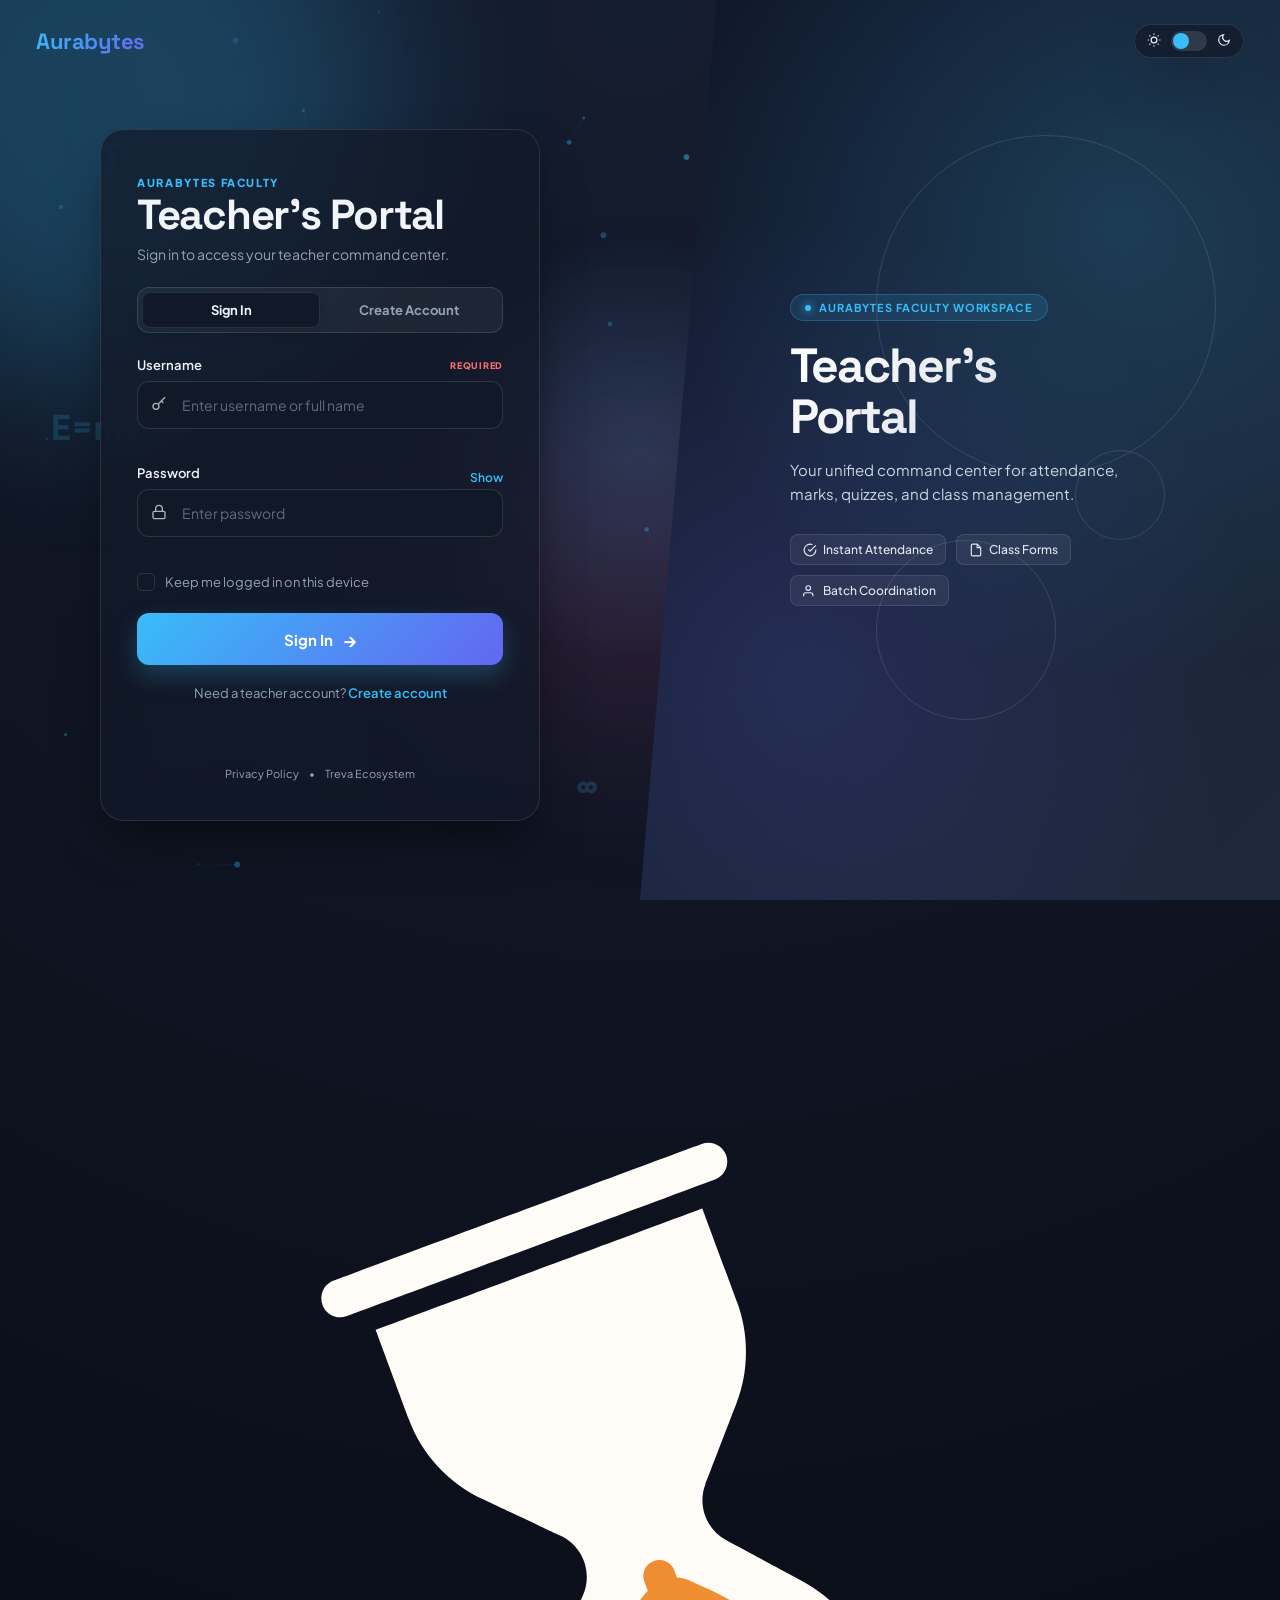
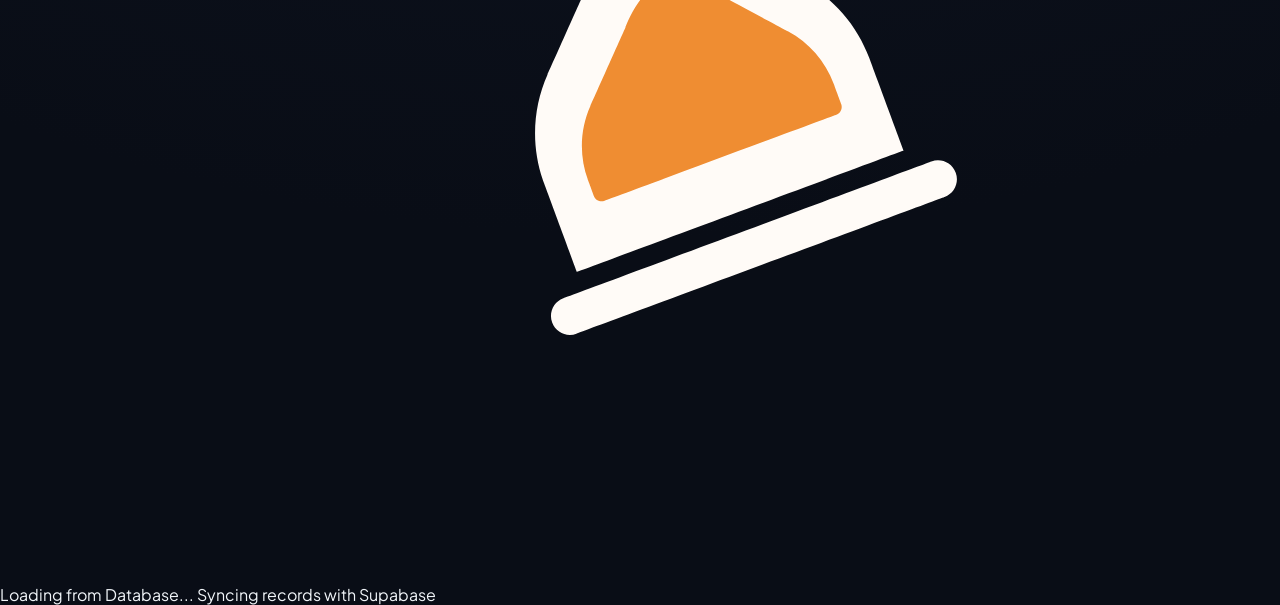
<file: Teachers-Portal/index.html>
<!DOCTYPE html>
<html lang="en">
<head>
  <meta charset="UTF-8">
  <meta name="viewport" content="width=device-width, initial-scale=1.0">
  <title>Treva Ecosystem · Redirecting...</title>
  <script src="Main_Page/js/supabase.js?v=root_v1"></script>
  <script>
    (function() {
      try {
        var sess = (typeof TrevaSession !== 'undefined') ? TrevaSession.load() : JSON.parse(localStorage.getItem('treva_teacher_session') || 'null');
        if (sess && (sess.fullname || sess.username)) {
          window.location.replace("Main_Page/index.html");
        } else {
          window.location.replace("temp_signinup/index1.html");
        }
      } catch(e) {
        window.location.replace("temp_signinup/index1.html");
      }
    })();
  </script>
</head>
<body style="background:#0f172a; color:#f8fafc; font-family:sans-serif; display:flex; align-items:center; justify-content:center; height:100vh; margin:0;">
  <div style="text-align:center;">
    <div style="font-size:32px; margin-bottom:12px;">⏳</div>
    <div style="font-size:16px; font-weight:700;">Opening Treva Ecosystem...</div>
  </div>
</body>
</html>
</file>
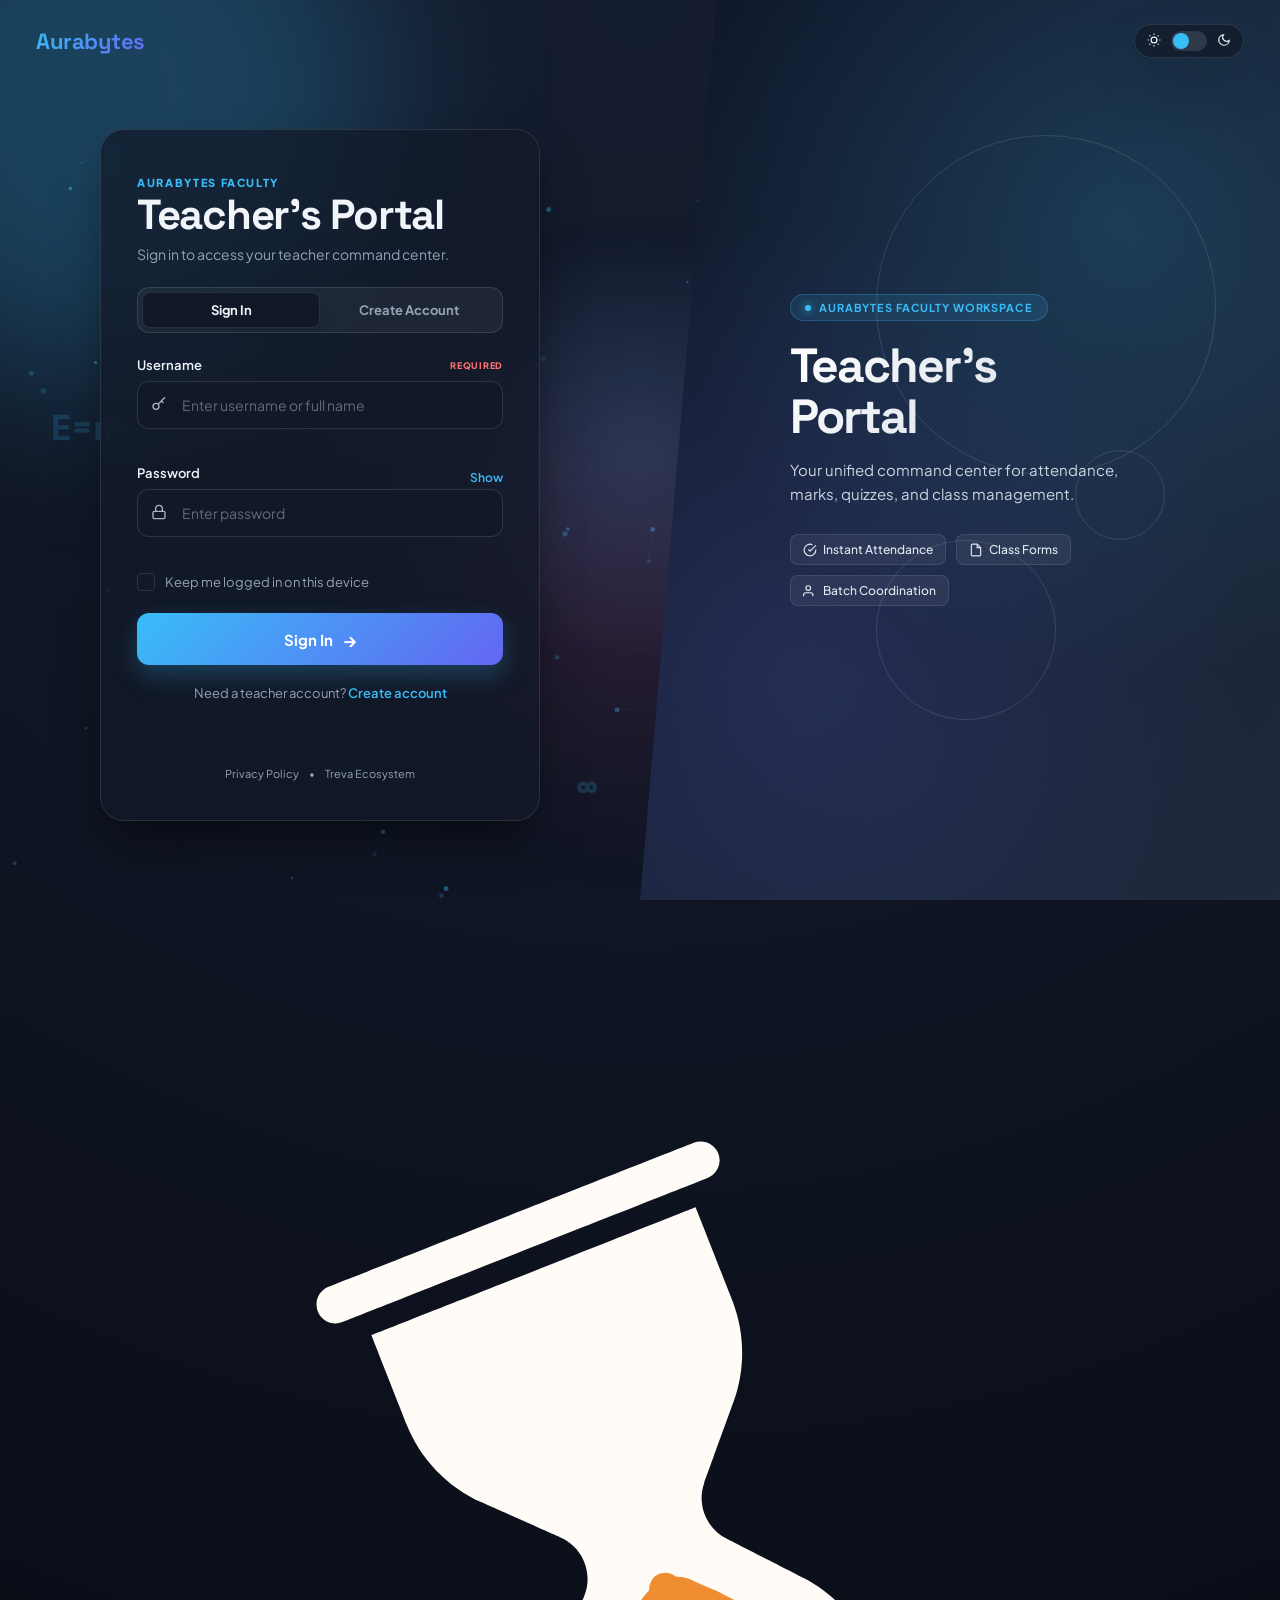
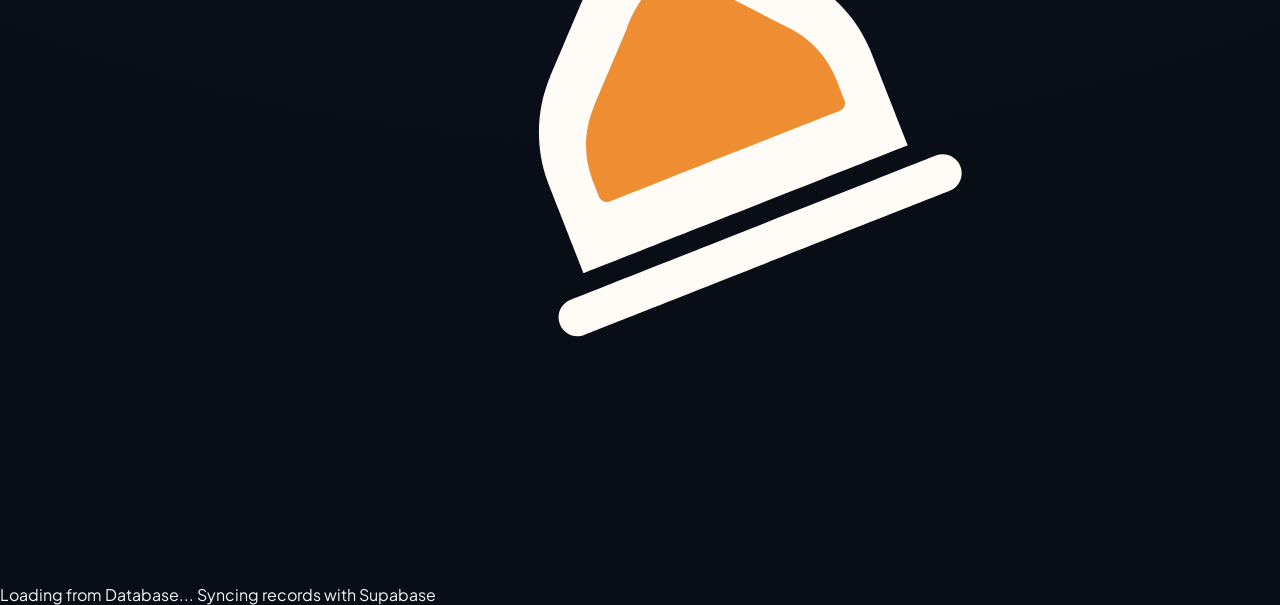
<file: Teachers-Portal/temp_signinup/index1.html>
<!DOCTYPE html>
<html lang="en">
<head>
  <meta charset="UTF-8" />
  <meta name="viewport" content="width=device-width, initial-scale=1.0" />
  <meta name="theme-color" content="#0f172a" />
  <title>Teacher Command Portal | Aura Bytes</title>
  <link rel="preconnect" href="https://fonts.googleapis.com">
  <link rel="preconnect" href="https://fonts.gstatic.com" crossorigin>
  <link href="https://fonts.googleapis.com/css2?family=Plus+Jakarta+Sans:wght@400;500;600;700;800&family=Space+Grotesk:wght@500;600;700&display=swap" rel="stylesheet">
  <link rel="stylesheet" href="style.css" />
</head>
<body>
  <!-- Interactive Canvas Background -->
  <canvas id="bgCanvas" class="bg-canvas"></canvas>
  <div id="cursorGlow" class="cursor-glow"></div>

  <main class="app-shell" id="appShell">

    <!-- Main_Page Interactive Login Scene -->
    <section class="login-scene" id="loginScene">
      <div class="ambient ambient-one"></div>
      <div class="ambient ambient-two"></div>
      <div class="ambient ambient-three"></div>

      <!-- Floating Academic Symbols in Parallax -->
      <div class="math-floating" aria-hidden="true">
        <span class="math-item" style="top: 15%; left: 8%; animation-delay: 0s;">∑</span>
        <span class="math-item" style="top: 70%; left: 12%; animation-delay: 2s;">π</span>
        <span class="math-item" style="top: 25%; left: 85%; animation-delay: 1s;">ƒ(x)</span>
        <span class="math-item" style="top: 78%; left: 88%; animation-delay: 3s;">∫</span>
        <span class="math-item" style="top: 45%; left: 4%; animation-delay: 1.5s;">E=mc²</span>
        <span class="math-item" style="top: 85%; left: 45%; animation-delay: 2.5s;">∞</span>
      </div>

      <header class="top-nav">
        <div class="brand-corner">
          <span class="brand-name">Aurabytes</span>
        </div>

        <button class="theme-toggle" id="themeToggle" type="button" aria-label="Switch theme" aria-pressed="false">
          <span class="theme-icon sun" aria-hidden="true">
            <svg width="14" height="14" viewBox="0 0 24 24" fill="none" stroke="currentColor" stroke-width="2"><circle cx="12" cy="12" r="5"/><line x1="12" y1="1" x2="12" y2="3"/><line x1="12" y1="21" x2="12" y2="23"/><line x1="4.22" y1="4.22" x2="5.64" y2="5.64"/><line x1="18.36" y1="18.36" x2="19.78" y2="19.78"/><line x1="1" y1="12" x2="3" y2="12"/><line x1="21" y1="12" x2="23" y2="12"/><line x1="4.22" y1="19.78" x2="5.64" y2="18.36"/><line x1="18.36" y1="5.64" x2="19.78" y2="4.22"/></svg>
          </span>
          <span class="theme-track"><span class="theme-knob"></span></span>
          <span class="theme-icon moon" aria-hidden="true">
            <svg width="14" height="14" viewBox="0 0 24 24" fill="none" stroke="currentColor" stroke-width="2"><path d="M21 12.79A9 9 0 1 1 11.21 3 7 7 0 0 0 21 12.79z"/></svg>
          </span>
        </button>
      </header>

      <!-- Motion Branding Panel -->
      <div class="motion-panel" id="motionPanel">
        <div class="panel-lines" aria-hidden="true"></div>
        <div class="orb orb-a" aria-hidden="true"></div>
        <div class="orb orb-b" aria-hidden="true"></div>
        <div class="orb orb-c" aria-hidden="true"></div>

        <div class="motion-copy">
          <div class="badge-pill">
            <span class="badge-dot"></span>
            <span>AURABYTES FACULTY WORKSPACE</span>
          </div>
          <h2 id="panelTitle">Teacher's Portal</h2>
          <p id="panelText">Your unified command center for attendance, marks, quizzes, and class management.</p>

          <div class="feature-chips">
            <span class="chip"><svg width="14" height="14" viewBox="0 0 24 24" fill="none" stroke="currentColor" stroke-width="2"><path d="M22 11.08V12a10 10 0 1 1-5.93-9.14"></path><polyline points="22 4 12 14.01 9 11.01"></polyline></svg> Instant Attendance</span>
            <span class="chip"><svg width="14" height="14" viewBox="0 0 24 24" fill="none" stroke="currentColor" stroke-width="2"><path d="M14 2H6a2 2 0 0 0-2 2v16a2 2 0 0 0 2 2h12a2 2 0 0 0 2-2V8z"></path><polyline points="14 2 14 8 20 8"></polyline></svg> Class Forms</span>
            <span class="chip"><svg width="14" height="14" viewBox="0 0 24 24" fill="none" stroke="currentColor" stroke-width="2"><path d="M17 21v-2a4 4 0 0 0-4-4H5a4 4 0 0 0-4 4v2"></path><circle cx="9" cy="7" r="4"></circle></svg> Batch Coordination</span>
          </div>
        </div>
      </div>

      <!-- Main_Page Form Layer -->
      <div class="form-layer">
        <div class="form-panel" id="formPanel">
          <div class="form-heading">
            <span class="eyebrow" id="formEyebrow">AURABYTES FACULTY</span>
            <h1 id="formTitle" class="big-portal-title">Teacher's Portal</h1>
            <p id="formSubtitle">Sign in to access your teacher command center.</p>
          </div>

          <!-- Mode Switcher Tabs -->
          <div class="mode-tabs" id="modeTabsWrap" aria-label="Authentication Mode">
            <button type="button" class="tab-btn active" id="loginTab">Sign In</button>
            <button type="button" class="tab-btn" id="createTab">Create Account</button>
            <span class="tab-indicator"></span>
          </div>

          <!-- ACTIVE PERSISTENT SESSION RESUME CARD (ONE-TIME LOGIN) -->
          <div class="active-session-card" id="activeSessionCard" style="display: none;">
            <div class="active-sess-avatar" id="activeSessAvatar">SP</div>
            <div class="active-sess-info">
              <span class="active-sess-badge">Persistent Session Active</span>
              <h3 id="activeSessName">Prof. Teacher</h3>
              <p id="activeSessRole">Faculty Member</p>
            </div>
            <div class="active-sess-actions">
              <button type="button" class="primary-button" id="btnResumeWorkspace">
                <span>Continue to Dashboard</span>
                <span class="button-arrow">→</span>
              </button>
              <button type="button" class="link-button" id="btnSwitchAccount" style="color:var(--text-muted); font-size:13px; text-decoration:underline;">
                Sign in as a different teacher
              </button>
            </div>
          </div>

          <form id="authForm" novalidate autocomplete="on">
            <!-- COLLEGE (Create Mode) -->
            <div class="field create-field">
              <label for="college">College Name <small class="req">REQUIRED</small></label>
              <div class="input-wrapper">
                <span class="input-icon">
                  <svg width="16" height="16" viewBox="0 0 24 24" fill="none" stroke="currentColor" stroke-width="2"><path d="M3 21h18M3 7v14M21 7v14M6 21V11M10 21V11M14 21V11M18 21V11M12 3L2 7h20L12 3z"/></svg>
                </span>
                <select id="college" name="college" class="select-input">
                  <option value="" disabled selected>Select your college</option>
                  <option value="college1">R.C. Technical Institute</option>
                </select>
              </div>
              <span class="field-error" id="collegeError"></span>
            </div>

            <!-- DEPARTMENT (Create Mode) -->
            <div class="field create-field">
              <label for="department">Department <small class="req">REQUIRED</small></label>
              <div class="input-wrapper">
                <span class="input-icon">
                  <svg width="16" height="16" viewBox="0 0 24 24" fill="none" stroke="currentColor" stroke-width="2"><rect x="2" y="3" width="20" height="14" rx="2" ry="2"/><line x1="8" y1="21" x2="16" y2="21"/><line x1="12" y1="17" x2="12" y2="21"/></svg>
                </span>
                <select id="department" name="department" class="select-input">
                  <option value="" disabled selected>Select department</option>
                  <option value="computer">Computer Engineering</option>
                  <option value="it">Information Technology</option>
                  <option value="mechanical">Mechanical Engineering</option>
                  <option value="civil">Civil Engineering</option>
                  <option value="electrical">Electrical Engineering</option>
                </select>
              </div>
              <span class="field-error" id="departmentError"></span>
            </div>

            <!-- FULL NAME (Create Mode) -->
            <div class="field create-field">
              <label for="name">Teacher Name <small class="req">REQUIRED</small></label>
              <div class="input-wrapper">
                <span class="input-icon">
                  <svg width="16" height="16" viewBox="0 0 24 24" fill="none" stroke="currentColor" stroke-width="2"><path d="M20 21v-2a4 4 0 0 0-4-4H8a4 4 0 0 0-4 4v2"/><circle cx="12" cy="7" r="4"/></svg>
                </span>
                <select id="name" name="name" class="select-input">
                  <option value="" disabled selected>— Select your name —</option>
                  <option value="Avani Patel">Avani Patel</option>
                  <option value="Bharti Mulchandani">Bharti Mulchandani</option>
                  <option value="Bhumika Chauhan">Bhumika Chauhan</option>
                  <option value="Dhaval Patel">Dhaval Patel</option>
                  <option value="Hardik Talsania">Hardik Talsania</option>
                  <option value="Hemlata Katapara">Hemlata Katapara</option>
                  <option value="Jaimin Suthar">Jaimin Suthar</option>
                  <option value="Jay Suthariya">Jay Suthariya</option>
                  <option value="Juhi Kaneria">Juhi Kaneria</option>
                  <option value="Mahindra Solanki">Mahindra Solanki</option>
                  <option value="Nilay Patel">Nilay Patel</option>
                  <option value="Pallavi Modh">Pallavi Modh</option>
                  <option value="RPV">Rajeshree Vasava</option>
                  <option value="Rutvi Sheth">Rutvi Sheth</option>
                  <option value="Sachin Shah">Sachin Shah</option>
                  <option value="Soman Modi">Soman Modi</option>
                  <option value="Tejas Mehta">Tejas Mehta</option>
                  <option value="Vikas Budhdhdev">Vikas Budhdhdev</option>
                </select>
              </div>
              <span class="field-error" id="nameError"></span>
            </div>

            <!-- USERNAME -->
            <div class="field">
              <label for="userId" id="idLabel">Username <small class="req login-hidden">REQUIRED</small></label>
              <div class="input-wrapper">
                <span class="input-icon">
                  <svg width="16" height="16" viewBox="0 0 24 24" fill="none" stroke="currentColor" stroke-width="2"><circle cx="7.5" cy="15.5" r="4.5"/><path d="M21 2l-9.6 9.6"/><path d="M15.5 7.5l3 3"/></svg>
                </span>
                <input id="userId" name="userId" type="text" inputmode="text" autocomplete="username"
                       placeholder="Enter username or full name" maxlength="48" required />
              </div>
              <span class="field-error" id="idError"></span>
            </div>

            <!-- PASSWORD -->
            <div class="field">
              <div class="label-row">
                <label for="password" id="passwordLabel">Password</label>
                <button type="button" class="text-button" id="passwordToggle">Show</button>
              </div>
              <div class="input-wrapper">
                <span class="input-icon">
                  <svg width="16" height="16" viewBox="0 0 24 24" fill="none" stroke="currentColor" stroke-width="2"><rect x="3" y="11" width="18" height="11" rx="2" ry="2"/><path d="M7 11V7a5 5 0 0 1 10 0v4"/></svg>
                </span>
                <input id="password" name="password" type="password" autocomplete="current-password"
                       placeholder="Enter password" maxlength="72" required />
              </div>
              <span class="field-error" id="passwordError"></span>
            </div>

            <!-- CONFIRM PASSWORD (Create Mode) -->
            <div class="field create-field">
              <div class="label-row">
                <label for="confirmPassword">Confirm Password <small class="req">REQUIRED</small></label>
                <button type="button" class="text-button" id="confirmPasswordToggle">Show</button>
              </div>
              <div class="input-wrapper">
                <span class="input-icon">
                  <svg width="16" height="16" viewBox="0 0 24 24" fill="none" stroke="currentColor" stroke-width="2"><path d="M12 22s8-4 8-10V5l-8-3-8 3v7c0 6 8 10 8 10z"/></svg>
                </span>
                <input id="confirmPassword" name="confirmPassword" type="password" autocomplete="new-password"
                       placeholder="Confirm your password" maxlength="72" />
              </div>
              <span class="field-error" id="confirmPasswordError"></span>
            </div>

            <!-- CLASS COORDINATOR (Create Mode) -->
            <div class="field create-field coordinator-field" id="coordinatorContainer">
              <label class="coordinator-option" id="coordinatorLabel">
                <input type="checkbox" id="isCoordinator" />
                <span class="checkmark" aria-hidden="true"></span>
                <span class="coordinator-text">
                  <strong>Are you a Class Coordinator?</strong>
                  <small class="coordinator-note">Select this if you manage a specific class batch</small>
                </span>
              </label>
            </div>

            <!-- COORDINATING CLASS (Create Mode, conditional) -->
            <div id="batchYearContainer" class="field create-field conditional-field" style="display: none;">
              <label for="coordinatorClass">Coordinating Class <small class="req">REQUIRED</small></label>
              <div class="input-wrapper">
                <span class="input-icon">
                  <svg width="16" height="16" viewBox="0 0 24 24" fill="none" stroke="currentColor" stroke-width="2"><path d="M17 21v-2a4 4 0 0 0-4-4H5a4 4 0 0 0-4 4v2"></path><circle cx="9" cy="7" r="4"></circle><path d="M23 21v-2a4 4 0 0 0-3-3.87"></path><path d="M16 3.13a4 4 0 0 1 0 7.75"></path></svg>
                </span>
                <select id="coordinatorClass" name="coordinatorClass" class="select-input">
                  <option value="" disabled selected>— Select class you coordinate —</option>
                  <option value="CO11">CO11 (Semester 1)</option>
                  <option value="CO12">CO12 (Semester 1)</option>
                  <option value="CO13">CO13 (Semester 1)</option>
                  <option value="CO31">CO31 (Semester 3)</option>
                  <option value="CO32">CO32 (Semester 3)</option>
                  <option value="CO33">CO33 (Semester 3)</option>
                  <option value="CO34">CO34 (Semester 3)</option>
                  <option value="CO51">CO51 (Semester 5)</option>
                  <option value="CO52">CO52 (Semester 5)</option>
                </select>
              </div>
              <span class="field-error" id="coordinatorClassError"></span>
            </div>

            <!-- REMEMBER ME -->
            <label class="remember" id="rememberContainer">
              <input id="remember" name="remember" type="checkbox" />
              <span class="checkmark" aria-hidden="true"></span>
              <span>Keep me logged in on this device</span>
            </label>

            <!-- SUBMIT BUTTON -->
            <button class="primary-button" id="submitButton" type="submit" aria-busy="false">
              <span class="button-loader" aria-hidden="true"></span>
              <span id="submitText">Sign In</span>
              <span class="button-arrow" aria-hidden="true">→</span>
            </button>

            <!-- SWITCH MODE TEXT -->
            <p class="auth-switch">
              <span id="switchPrompt">Need a teacher account?</span>
              <button type="button" class="link-button" id="switchMode">Create account</button>
            </p>
          </form>

          <p class="status-message" id="statusMessage" role="status" aria-live="polite"></p>

          <footer class="minimal-footer">
            <a href="#" id="privacyLink">Privacy Policy</a>
            <span>•</span>
            <span>Treva Ecosystem</span>
          </footer>
        </div>
      </div>

      <!-- Plane Landing Transition -->
      <div class="plane" id="paperPlane" aria-hidden="true">
        <svg viewBox="0 0 320 220" role="presentation">
          <path class="plane-shadow" d="M27 190 294 35 181 206 137 135Z"></path>
          <path class="plane-body" d="M27 190 294 35 181 206 137 135Z"></path>
          <path class="plane-fold" d="M27 190 137 135 294 35 181 206Z"></path>
          <path class="plane-detail" d="M137 135 181 206 167 126Z"></path>
        </svg>
      </div>

      <div class="toast" id="toast" role="status" aria-live="polite"></div>
    </section>
  </main>

  <script src="../Main_Page/js/supabase.js?v=coord_auth_v1"></script>
  <script src="script.js?v=coord_auth_v1"></script>
</body>
</html>
</file>
<file: Teachers-Portal/temp_signinup/style.css>
/* =============================================
   DESIGN TOKENS & BASE — Variables, themes, and reset
   ============================================= */

:root {
  --bg: #090d16;
  --bg-gradient: radial-gradient(circle at 50% 0%, #151d30 0%, #090d16 80%);
  --surface: rgba(18, 25, 41, 0.72);
  --surface-solid: #111827;
  --surface-border: rgba(255, 255, 255, 0.1);
  --glass: rgba(255, 255, 255, 0.05);
  --ink: #f1f5f9;
  --muted: #94a3b8;
  --muted-light: #cbd5e1;
  --line: rgba(255, 255, 255, 0.12);
  --accent: #38bdf8;
  --accent-2: #818cf8;
  --accent-gradient: linear-gradient(135deg, #38bdf8 0%, #6366f1 100%);
  --accent-glow: rgba(56, 189, 248, 0.25);
  --panel: #0f172a;
  --panel-ink: #f8fafc;
  --success: #34d399;
  --danger: #f87171;
  --shadow: 0 25px 50px -12px rgba(0, 0, 0, 0.5);
  --ease: cubic-bezier(0.16, 1, 0.3, 1);
  --ease-bounce: cubic-bezier(0.34, 1.56, 0.64, 1);
}

body.day-mode {
  --bg: #f8fafc;
  --bg-gradient: radial-gradient(circle at 50% 0%, #e2e8f0 0%, #f8fafc 80%);
  --surface: rgba(255, 255, 255, 0.88);
  --surface-solid: #ffffff;
  --surface-border: rgba(0, 0, 0, 0.08);
  --glass: rgba(0, 0, 0, 0.02);
  --ink: #0f172a;
  --muted: #64748b;
  --muted-light: #475569;
  --line: rgba(0, 0, 0, 0.1);
  --accent: #0284c7;
  --accent-2: #4f46e5;
  --accent-gradient: linear-gradient(135deg, #0284c7 0%, #4f46e5 100%);
  --accent-glow: rgba(2, 132, 199, 0.15);
  --panel: #1e293b;
  --panel-ink: #f8fafc;
  --shadow: 0 25px 50px -12px rgba(15, 23, 42, 0.12);
}

* {
  box-sizing: border-box;
}

html, body {
  min-height: 100%;
  margin: 0;
  padding: 0;
}

body {
  font-family: "Plus Jakarta Sans", system-ui, -apple-system, sans-serif;
  background: var(--bg);
  background-image: var(--bg-gradient);
  color: var(--ink);
  overflow-x: hidden;
  transition: background 0.5s var(--ease), color 0.5s var(--ease);
}

button, input, select {
  font: inherit;
  color: inherit;
}

/* =============================================
   CANVAS & AMBIENT BACKGROUND — Particle network and glowing spotlight
   ============================================= */

.bg-canvas {
  position: fixed;
  inset: 0;
  width: 100vw;
  height: 100vh;
  z-index: 0;
  pointer-events: none;
}

.cursor-glow {
  position: fixed;
  width: 450px;
  height: 450px;
  border-radius: 50%;
  background: radial-gradient(circle, var(--accent-glow) 0%, transparent 70%);
  transform: translate(-50%, -50%);
  pointer-events: none;
  z-index: 1;
  opacity: 0.7;
  transition: opacity 0.3s ease;
}

/* ---------------- Floating Mathematical & Academic Symbols ---------------- */

.math-floating {
  position: absolute;
  inset: 0;
  pointer-events: none;
  z-index: 1;
}

.math-item {
  position: absolute;
  font-family: "Space Grotesk", sans-serif;
  font-size: clamp(20px, 3vw, 36px);
  font-weight: 700;
  color: var(--accent);
  opacity: 0.18;
  user-select: none;
  animation: float-symbol 8s ease-in-out infinite alternate;
}

@keyframes float-symbol {
  0% { transform: translateY(0px) rotate(0deg) scale(1); }
  50% { transform: translateY(-20px) rotate(12deg) scale(1.1); }
  100% { transform: translateY(-40px) rotate(-8deg) scale(0.95); }
}

/* ---------------- App Shell ---------------- */

.app-shell {
  min-height: 100svh;
  position: relative;
  z-index: 2;
}

/* =============================================
   TOP NAVIGATION — Brand header and day/night switcher
   ============================================= */

.top-nav {
  position: absolute;
  top: 0;
  left: 0;
  right: 0;
  z-index: 20;
  display: flex;
  align-items: center;
  justify-content: space-between;
  padding: 24px 36px;
}

.brand-corner {
  display: flex;
  align-items: center;
  gap: 12px;
}

.brand-name {
  font-family: "Space Grotesk", sans-serif;
  font-weight: 800;
  font-size: 22px;
  letter-spacing: -0.02em;
  background: var(--accent-gradient);
  -webkit-background-clip: text;
  -webkit-text-fill-color: transparent;
}

.big-portal-title {
  margin: 4px 0 8px;
  font-family: "Space Grotesk", sans-serif;
  font-size: clamp(32px, 4vw, 42px) !important;
  font-weight: 800 !important;
  letter-spacing: -0.04em;
  line-height: 1.05;
}

.theme-toggle {
  border: 1px solid var(--surface-border);
  background: var(--surface);
  backdrop-filter: blur(12px);
  padding: 6px 12px;
  border-radius: 30px;
  display: flex;
  align-items: center;
  gap: 10px;
  cursor: pointer;
  box-shadow: var(--shadow);
  transition: transform 0.2s ease, border-color 0.2s ease;
}

.theme-toggle:hover {
  transform: translateY(-2px);
  border-color: var(--accent);
}

.theme-track {
  width: 36px;
  height: 20px;
  border-radius: 10px;
  background: var(--line);
  position: relative;
  transition: background 0.3s ease;
}

.theme-knob {
  position: absolute;
  top: 2px;
  left: 2px;
  width: 16px;
  height: 16px;
  border-radius: 50%;
  background: var(--accent);
  transition: transform 0.3s var(--ease-bounce);
}

body.day-mode .theme-knob {
  transform: translateX(16px);
}

.theme-icon {
  font-size: 13px;
}

/* =============================================
   LOGIN SCENE & MOTION PANEL — Split layout and dynamic presentation
   ============================================= */

.login-scene {
  position: relative;
  min-height: 100vh;
  display: flex;
  overflow: hidden;
  transition: opacity 0.5s ease;
}

/* Ambient Glow Orbs */

.ambient {
  position: absolute;
  border-radius: 50%;
  filter: blur(90px);
  opacity: 0.25;
  pointer-events: none;
}

.ambient-one {
  width: 45vw;
  height: 45vw;
  left: -15vw;
  top: -15vw;
  background: var(--accent);
}

.ambient-two {
  width: 40vw;
  height: 40vw;
  right: -10vw;
  bottom: -10vw;
  background: var(--accent-2);
}

.ambient-three {
  width: 30vw;
  height: 30vw;
  left: 35vw;
  top: 40vh;
  background: #ec4899;
  opacity: 0.12;
}

/* Motion Branding Panel (Left side in create, Right side in login) */

.motion-panel {
  position: absolute;
  inset: 0 0 0 50%;
  overflow: hidden;
  background:
    radial-gradient(circle at 75% 25%, rgba(56, 189, 248, 0.18), transparent 55%),
    radial-gradient(circle at 25% 75%, rgba(99, 102, 241, 0.18), transparent 55%),
    linear-gradient(135deg, #0f172a 0%, #1e293b 100%);
  color: var(--panel-ink);
  clip-path: polygon(12% 0, 100% 0, 100% 100%, 0 100%);
  transition: inset 0.95s var(--ease), clip-path 0.95s var(--ease), background 0.55s ease;
  z-index: 2;
  display: flex;
  align-items: center;
  justify-content: center;
}

body.day-mode .motion-panel {
  background:
    radial-gradient(circle at 75% 25%, rgba(56, 189, 248, 0.15), transparent 55%),
    radial-gradient(circle at 25% 75%, rgba(99, 102, 241, 0.15), transparent 55%),
    linear-gradient(135deg, #e2e8f0 0%, #cbd5e1 100%);
  color: #0f172a;
}

.login-scene.create-mode .motion-panel {
  inset: 0 50% 0 0;
  clip-path: polygon(0 0, 88% 0, 100% 100%, 0 100%);
}

.panel-lines {
  position: absolute;
  inset: -50%;
  opacity: 0.15;
  background:
    linear-gradient(90deg, transparent 49.5%, currentColor 50%, transparent 50.5%),
    linear-gradient(0deg, transparent 49.5%, currentColor 50%, transparent 50.5%);
  background-size: 50px 50px;
  transform: rotate(-15deg);
  animation: grid-move 30s linear infinite;
}

@keyframes grid-move {
  to { transform: rotate(-15deg) translate3d(50px, 50px, 0); }
}

.orb {
  position: absolute;
  border: 1px solid rgba(255, 255, 255, 0.12);
  border-radius: 50%;
}

.orb-a { width: 340px; height: 340px; right: 10%; top: 15%; animation: orbit 16s ease-in-out infinite alternate; }
.orb-b { width: 180px; height: 180px; right: 35%; bottom: 20%; animation: orbit 11s ease-in-out infinite alternate-reverse; }
.orb-c { width: 90px; height: 90px; right: 18%; bottom: 40%; animation: orbit 7s ease-in-out infinite alternate; }

@keyframes orbit {
  to { transform: translate(-30px, 30px) scale(1.08); }
}

.motion-copy {
  position: relative;
  z-index: 5;
  width: min(420px, 80%);
  padding: 40px;
  transition: transform 0.5s ease, opacity 0.5s ease;
}

.badge-pill {
  display: inline-flex;
  align-items: center;
  gap: 8px;
  padding: 6px 14px;
  border-radius: 20px;
  background: rgba(56, 189, 248, 0.12);
  border: 1px solid rgba(56, 189, 248, 0.25);
  color: var(--accent);
  font-size: 11px;
  font-weight: 700;
  letter-spacing: 0.08em;
  margin-bottom: 20px;
}

.badge-dot {
  width: 6px;
  height: 6px;
  border-radius: 50%;
  background: var(--accent);
  box-shadow: 0 0 8px var(--accent);
  animation: pulse-dot 2s infinite;
}

@keyframes pulse-dot {
  0%, 100% { opacity: 1; transform: scale(1); }
  50% { opacity: 0.4; transform: scale(1.4); }
}

.motion-copy h2 {
  font-family: "Space Grotesk", sans-serif;
  font-size: clamp(32px, 3.8vw, 48px);
  font-weight: 700;
  line-height: 1.05;
  letter-spacing: -0.04em;
  margin: 0 0 16px;
  background: linear-gradient(135deg, #ffffff 0%, #cbd5e1 100%);
  -webkit-background-clip: text;
  -webkit-text-fill-color: transparent;
}

body.day-mode .motion-copy h2 {
  background: linear-gradient(135deg, #0f172a 0%, #334155 100%);
  -webkit-background-clip: text;
  -webkit-text-fill-color: transparent;
}

.motion-copy p {
  color: var(--muted-light);
  line-height: 1.6;
  font-size: 15px;
  margin-bottom: 28px;
}

body.day-mode .motion-copy p {
  color: #475569;
}

.feature-chips {
  display: flex;
  flex-wrap: wrap;
  gap: 10px;
}

.chip {
  display: inline-flex;
  align-items: center;
  gap: 6px;
  padding: 7px 12px;
  border-radius: 8px;
  background: rgba(255, 255, 255, 0.06);
  border: 1px solid rgba(255, 255, 255, 0.1);
  font-size: 12px;
  font-weight: 500;
  color: #e2e8f0;
}

body.day-mode .chip {
  background: rgba(255, 255, 255, 0.7);
  border: 1px solid rgba(0, 0, 0, 0.1);
  color: #1e293b;
}

/* =============================================
   FORM CONTAINER & TABS — Glass card and auth mode switcher
   ============================================= */

.form-layer {
  position: absolute;
  inset: 0 50% 0 0;
  z-index: 4;
  display: flex;
  justify-content: center;
  align-items: center;
  padding: 90px 6vw 40px;
  pointer-events: none;
  transition: inset 0.9s var(--ease);
  overflow-y: auto;
  scrollbar-width: none;
  -ms-overflow-style: none;
}

.form-layer::-webkit-scrollbar {
  display: none;
}

.login-scene.create-mode .form-layer {
  inset: 0 0 0 50%;
}

.form-panel {
  width: min(440px, 100%);
  margin: auto 0;
  pointer-events: auto;
  background: var(--surface);
  backdrop-filter: blur(20px);
  border: 1px solid var(--surface-border);
  border-radius: 24px;
  padding: 40px 36px;
  box-shadow: var(--shadow);
  transition: transform 0.5s ease, opacity 0.5s ease, background 0.3s ease;
}

.form-heading h1 {
  margin: 0 0 8px;
  font-family: "Space Grotesk", sans-serif;
  font-size: clamp(28px, 3.5vw, 36px);
  font-weight: 700;
  letter-spacing: -0.03em;
}

.form-heading p {
  margin: 0 0 24px;
  color: var(--muted);
  font-size: 14px;
}

.eyebrow {
  display: inline-block;
  font-size: 11px;
  font-weight: 800;
  letter-spacing: 0.15em;
  color: var(--accent);
  margin-bottom: 4px;
}

/* ---------------- Mode Switcher Tabs ---------------- */

.mode-tabs {
  position: relative;
  display: grid;
  grid-template-columns: 1fr 1fr;
  padding: 4px;
  background: var(--glass);
  border: 1px solid var(--line);
  border-radius: 12px;
  margin-bottom: 24px;
}

.tab-btn {
  position: relative;
  z-index: 2;
  border: 0;
  background: transparent;
  padding: 10px;
  font-size: 13px;
  font-weight: 700;
  color: var(--muted);
  cursor: pointer;
  transition: color 0.3s ease;
}

.tab-btn.active {
  color: var(--ink);
}

.tab-indicator {
  position: absolute;
  top: 4px;
  bottom: 4px;
  left: 4px;
  width: calc(50% - 4px);
  background: var(--surface-solid);
  border: 1px solid var(--surface-border);
  border-radius: 8px;
  box-shadow: 0 4px 12px rgba(0, 0, 0, 0.15);
  z-index: 1;
  transition: transform 0.35s var(--ease);
}

.login-scene.create-mode .tab-indicator {
  transform: translateX(100%);
}

/* =============================================
   FORM CONTROLS & INPUTS — Text inputs, coordinator selector, and checkboxes
   ============================================= */

.login-scene:not(.create-mode) .create-field {
  display: none !important;
}

.field {
  margin-bottom: 18px;
}

.field label, .label-row label {
  display: flex;
  align-items: center;
  justify-content: space-between;
  margin-bottom: 8px;
  font-size: 13px;
  font-weight: 600;
}

.label-row {
  display: flex;
  justify-content: space-between;
  align-items: center;
}

small.req {
  color: var(--danger);
  font-size: 9px;
  font-weight: 800;
  letter-spacing: 0.08em;
  margin-left: 6px;
}

.input-wrapper {
  position: relative;
  display: flex;
  align-items: center;
}

.input-icon {
  position: absolute;
  left: 14px;
  font-size: 15px;
  pointer-events: none;
  opacity: 0.7;
}

.field input,
.field select {
  width: 100%;
  height: 48px;
  border: 1px solid var(--line);
  border-radius: 12px;
  outline: none;
  padding: 0 14px 0 44px;
  background: var(--surface-solid);
  color: var(--ink);
  font-size: 14px;
  transition: border-color 0.25s ease, box-shadow 0.25s ease, background 0.3s ease;
}

.field input::placeholder {
  color: var(--muted);
  opacity: 0.6;
}

.field input:focus,
.field select:focus {
  border-color: var(--accent);
  box-shadow: 0 0 0 4px var(--accent-glow);
}

.field input.invalid,
.field select.invalid {
  border-color: var(--danger);
}

.field select {
  appearance: none;
  cursor: pointer;
  background-image:
    linear-gradient(45deg, transparent 50%, var(--muted) 50%),
    linear-gradient(135deg, var(--muted) 50%, transparent 50%);
  background-position:
    calc(100% - 18px) 20px,
    calc(100% - 13px) 20px;
  background-size: 5px 5px;
  background-repeat: no-repeat;
}

.field select option {
  background: var(--surface-solid);
  color: var(--ink);
}

.field-error {
  display: block;
  min-height: 18px;
  padding-top: 5px;
  color: var(--danger);
  font-size: 11px;
  font-weight: 600;
}

.text-button, .link-button {
  border: 0;
  background: transparent;
  padding: 0;
  cursor: pointer;
  color: var(--accent);
  font-weight: 600;
  transition: opacity 0.2s ease;
}

.text-button:hover, .link-button:hover {
  opacity: 0.8;
  text-decoration: underline;
}

.text-button {
  font-size: 12px;
}

/* ---------------- Class Coordinator Box ---------------- */

.coordinator-option {
  display: flex;
  align-items: center;
  gap: 14px;
  padding: 14px;
  border: 1px solid var(--line);
  border-radius: 12px;
  background: var(--surface-solid);
  cursor: pointer;
  transition: border-color 0.25s ease, background 0.25s ease, box-shadow 0.25s ease;
  user-select: none;
}

.coordinator-option:hover {
  border-color: var(--accent);
}

.coordinator-option.selected {
  border-color: var(--accent);
  background: color-mix(in srgb, var(--accent) 10%, var(--surface-solid));
  box-shadow: 0 0 0 3px var(--accent-glow);
}

.coordinator-option input[type="checkbox"] {
  position: absolute;
  opacity: 0;
  pointer-events: none;
}

.coordinator-option .checkmark {
  width: 20px;
  height: 20px;
  border: 1.5px solid var(--line);
  border-radius: 6px;
  display: inline-block;
  background: var(--surface-solid);
  position: relative;
  flex-shrink: 0;
  transition: background 0.2s ease, border-color 0.2s ease;
}

.coordinator-option input[type="checkbox"]:checked + .checkmark {
  background: var(--accent);
  border-color: var(--accent);
}

.coordinator-option input[type="checkbox"]:checked + .checkmark::after {
  content: "";
  position: absolute;
  width: 6px;
  height: 3px;
  border-left: 2px solid #ffffff;
  border-bottom: 2px solid #ffffff;
  transform: rotate(-45deg);
  left: 6px;
  top: 6px;
}

.coordinator-text strong {
  display: block;
  font-size: 13px;
}

.coordinator-note {
  display: block;
  margin-top: 2px;
  color: var(--muted);
  font-size: 11px;
}

.batch-years {
  display: grid;
  grid-template-columns: 1fr 1fr;
  gap: 12px;
}

.batch-years input[readonly] {
  background: color-mix(in srgb, var(--bg) 50%, var(--surface-solid));
  color: var(--muted);
  cursor: default;
}

/* ---------------- Remember Me ---------------- */

.remember {
  display: flex;
  align-items: center;
  gap: 10px;
  width: fit-content;
  margin: 4px 0 22px;
  font-size: 13px;
  color: var(--muted);
  cursor: pointer;
  user-select: none;
}

.remember input {
  position: absolute;
  opacity: 0;
  pointer-events: none;
}

.remember .checkmark {
  width: 18px;
  height: 18px;
  border: 1.5px solid var(--line);
  border-radius: 5px;
  display: inline-block;
  background: var(--surface-solid);
  position: relative;
  transition: background 0.2s ease;
}

.remember input:checked + .checkmark {
  background: var(--accent);
  border-color: var(--accent);
}

.remember input:checked + .checkmark::after {
  content: "";
  position: absolute;
  width: 5px;
  height: 3px;
  border-left: 2px solid #ffffff;
  border-bottom: 2px solid #ffffff;
  transform: rotate(-45deg);
  left: 5px;
  top: 5px;
}

/* =============================================
   PRIMARY ACTIONS & TOASTS — Submit button state, transitions, and notifications
   ============================================= */

.primary-button {
  width: 100%;
  height: 52px;
  border: 0;
  border-radius: 12px;
  background: var(--accent-gradient);
  color: #ffffff;
  display: flex;
  align-items: center;
  justify-content: center;
  gap: 10px;
  cursor: pointer;
  font-weight: 700;
  font-size: 15px;
  box-shadow: 0 10px 25px var(--accent-glow);
  transition: opacity 0.2s ease, box-shadow 0.2s ease, filter 0.2s ease;
  transform: translate3d(0, 0, 0);
}

.primary-button:hover {
  box-shadow: 0 12px 24px var(--accent-glow);
  filter: saturate(1.04);
}

.primary-button:active {
  transform: translate3d(0, 0, 0);
}

.primary-button:disabled {
  opacity: 0.7;
  cursor: wait;
  transform: none;
}

.button-loader {
  display: none;
  width: 22px;
  height: 22px;
  background: url('assets/loading.svg') center/contain no-repeat;
  flex-shrink: 0;
  vertical-align: middle;
}

.primary-button.is-loading .button-loader {
  display: inline-block;
}

.primary-button.is-loading .button-arrow {
  opacity: 0;
  width: 0;
  overflow: hidden;
}

.primary-button.is-loading #submitText {
  opacity: 0.96;
}


.button-arrow {
  font-size: 18px;
  transition: opacity 0.2s ease;
}

.auth-switch {
  margin: 20px 0 0;
  text-align: center;
  font-size: 13px;
  color: var(--muted);
}

.status-message {
  min-height: 20px;
  margin: 16px 0 0;
  text-align: center;
  font-size: 13px;
  font-weight: 600;
  color: var(--success);
}

.minimal-footer {
  margin-top: 30px;
  display: flex;
  justify-content: center;
  align-items: center;
  gap: 10px;
  color: var(--muted);
  font-size: 11px;
}

.minimal-footer a {
  color: inherit;
  text-decoration: none;
}

.minimal-footer a:hover {
  text-decoration: underline;
}

/* ---------------- Paper Plane Transition ---------------- */

.plane {
  position: absolute;
  width: min(280px, 55vw);
  left: 50%;
  top: 50%;
  z-index: 100;
  opacity: 0;
  pointer-events: none;
  transform: translate(-50%, -50%) scale(0.15) rotate(-8deg);
}

.plane svg {
  width: 100%;
  height: auto;
  overflow: visible;
  filter: drop-shadow(0 20px 30px rgba(0, 0, 0, 0.4));
}

.plane-body { fill: var(--surface-solid); stroke: var(--ink); stroke-width: 2; }
.plane-fold { fill: var(--accent); stroke: var(--ink); stroke-width: 2; }
.plane-detail { fill: var(--panel); stroke: var(--ink); stroke-width: 2; }
.plane-shadow { fill: none; stroke: rgba(0, 0, 0, 0.15); stroke-width: 9; }

.login-scene.fly-away .form-panel {
  opacity: 0;
  transform: scale(0.9);
}

.login-scene.fly-away .plane {
  animation: plane-launch 1.25s cubic-bezier(0.15, 0.65, 0.1, 1) forwards;
}

@keyframes plane-launch {
  0% { opacity: 0; transform: translate(-50%, -50%) scale(0.15) rotate(-8deg); }
  14% { opacity: 1; transform: translate(-50%, -50%) scale(0.48) rotate(-2deg); }
  38% { opacity: 1; transform: translate(-20%, -55%) scale(0.75) rotate(4deg); }
  100% { opacity: 1; transform: translate(150vw, -80vh) scale(0.92) rotate(16deg); }
}

/* ---------------- Toast ---------------- */

.toast {
  position: absolute;
  left: 50%;
  bottom: 28px;
  z-index: 120;
  transform: translate(-50%, 20px);
  opacity: 0;
  padding: 12px 20px;
  border-radius: 12px;
  background: var(--surface-solid);
  border: 1px solid var(--surface-border);
  box-shadow: var(--shadow);
  font-size: 13px;
  font-weight: 600;
  transition: opacity 0.25s ease, transform 0.25s ease;
  pointer-events: none;
}

.toast.show {
  opacity: 1;
  transform: translate(-50%, 0);
}


/* =============================================
   RESPONSIVE DESIGN — Adaptive styling for tablet and mobile
   ============================================= */

@media (max-width: 900px) {
  .top-nav { padding: 18px 20px; }

  .motion-panel {
    inset: auto 0 0 0;
    height: 32%;
    clip-path: polygon(0 15%, 100% 0, 100% 100%, 0 100%);
  }

  .login-scene.create-mode .motion-panel {
    inset: auto 0 0 0;
    height: 32%;
    clip-path: polygon(0 0, 100% 15%, 100% 100%, 0 100%);
  }

  .form-layer,
  .login-scene.create-mode .form-layer {
    inset: 0;
    padding: 80px 20px 34%;
    align-items: center;
  }

  .motion-copy,
  .login-scene.create-mode .motion-copy {
    width: auto;
    max-width: 560px;
    padding: 20px;
    margin: auto;
  }

  .motion-copy h2 { font-size: clamp(22px, 5vw, 32px); margin-bottom: 8px; }
  .motion-copy p { display: none; }
  .feature-chips { display: none; }

}

/* =============================================
   ACTIVE SESSION CARD — Quick resume interface for logged-in faculty
   ============================================= */
.active-session-card {
  background: var(--panel-bg);
  border: 1px solid var(--border-glow);
  border-radius: var(--radius-lg);
  padding: 32px 24px;
  text-align: center;
  display: flex;
  flex-direction: column;
  align-items: center;
  gap: 16px;
  box-shadow: 0 20px 48px -12px rgba(0, 0, 0, 0.45);
  animation: fadeIn 0.3s ease;
  margin-top: 10px;
}

.active-sess-avatar {
  width: 72px;
  height: 72px;
  border-radius: 24px;
  background: linear-gradient(135deg, var(--accent), var(--accent-strong));
  color: #ffffff;
  font-size: 26px;
  font-weight: 800;
  display: flex;
  align-items: center;
  justify-content: center;
  box-shadow: 0 10px 24px -4px rgba(56, 189, 248, 0.4);
  letter-spacing: -0.02em;
}

.active-sess-info {
  display: flex;
  flex-direction: column;
  align-items: center;
  gap: 6px;
}

.active-sess-badge {
  font-size: 11px;
  font-weight: 800;
  letter-spacing: 0.08em;
  text-transform: uppercase;
  color: #10b981;
  background: rgba(16, 185, 129, 0.12);
  border: 1px solid rgba(16, 185, 129, 0.28);
  padding: 3px 12px;
  border-radius: 999px;
}

.active-sess-info h3 {
  font-size: 22px;
  font-weight: 800;
  color: var(--text-heading);
  margin: 0;
  letter-spacing: -0.02em;
}

.active-sess-info p {
  font-size: 13.5px;
  color: var(--text-muted);
  margin: 0;
}

.active-sess-actions {
  display: flex;
  flex-direction: column;
  gap: 12px;
  width: 100%;
  max-width: 320px;
  margin-top: 8px;
}
</file>
